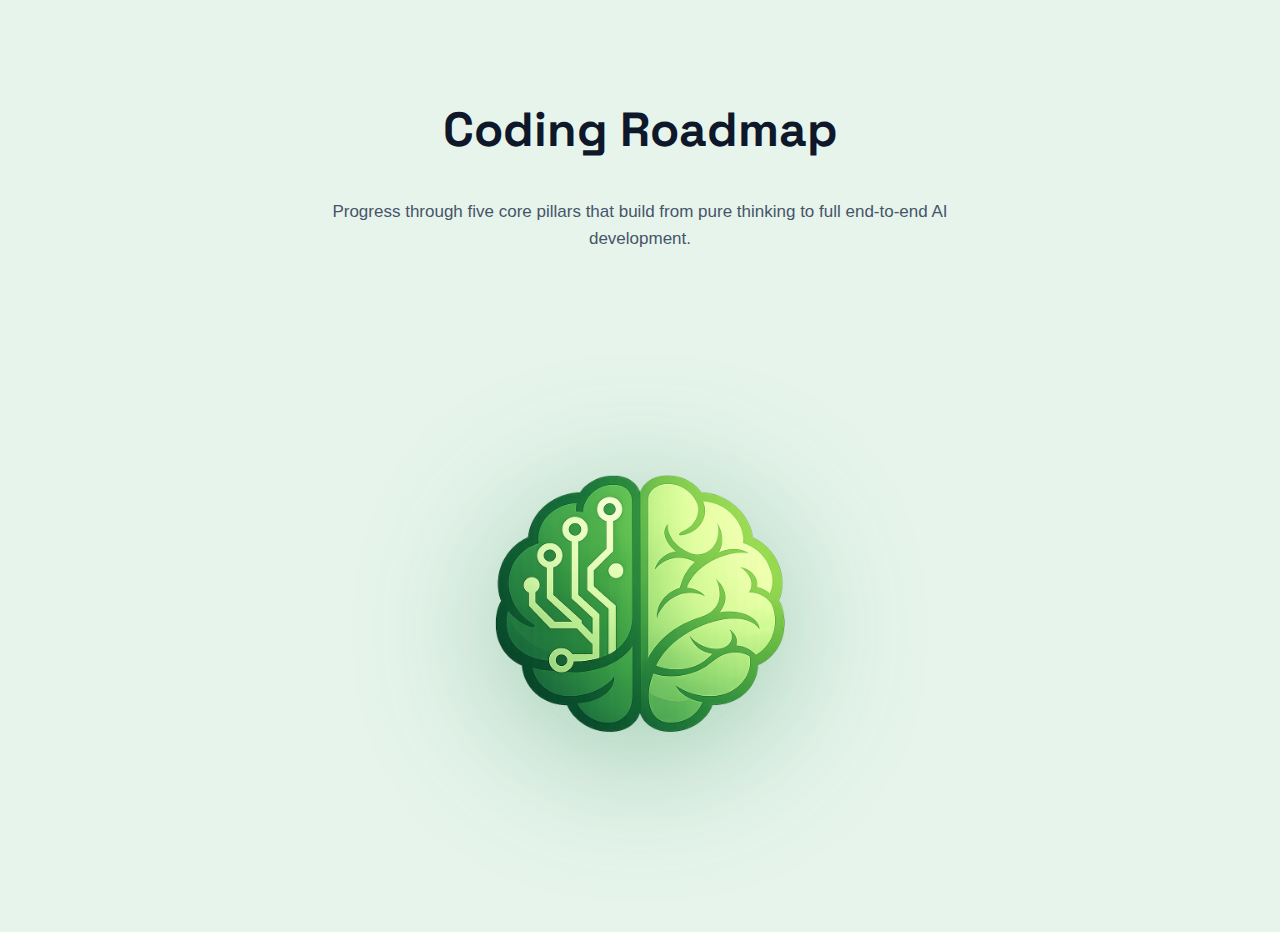
<file: coding-map.html>
<!DOCTYPE html>
<html lang="en">
<head>
  <meta charset="UTF-8" />
  <title>NovaSTEM EDU — Coding Roadmap</title>
  <meta name="viewport" content="width=device-width, initial-scale=1" />

  <!-- Fonts -->
  <link href="https://fonts.googleapis.com/css2?family=Space+Grotesk:wght@500;600;700&display=swap" rel="stylesheet">
  <link rel="stylesheet" href="styles.css" />

  <style>
    body {
      background: #e6f4ec;
      margin: 0;
    }

    /* ===============================
       PAGE CONTAINER
    ================================ */
    .map-container {
      min-height: 100vh;
      display: flex;
      flex-direction: column;
      align-items: center;
      justify-content: center;
      text-align: center;
      padding-top: 60px; /* optical centering */
    }

    h1 {
      font-family: "Space Grotesk", sans-serif;
      font-size: 3rem;
      margin-bottom: 12px;
    }

    .subtitle {
      color: #475569;
      max-width: 640px;
      margin-bottom: 40px;
    }

    /* ===============================
       BRAIN CORE
    ================================ */
    .brain-wrapper {
      position: relative;
      width: 640px;
      height: 640px;
      display: flex;
      align-items: center;
      justify-content: center;
    }

    .brain-image {
      width: 100%;
      height: 100%;
      object-fit: contain;
      pointer-events: none;
      user-select: none;
      filter: drop-shadow(0 24px 70px rgba(21, 128, 61, 0.35));
    }

    /* ===============================
       PILLAR NODES
    ================================ */
    .pillar-node {
      position: absolute;
      width: 56px;
      height: 56px;
      border-radius: 50%;
      background: white;
      border: 3px solid #15803d;
      display: flex;
      align-items: center;
      justify-content: center;
      font-weight: 700;
      cursor: pointer;
      transition: transform 0.2s ease, box-shadow 0.2s ease;
      z-index: 10;
    }

    .pillar-node:hover {
      transform: scale(1.12);
      box-shadow: 0 14px 36px rgba(21, 128, 61, 0.4);
    }

    .pillar-label {
      position: absolute;
      top: 64px;
      width: 180px;
      left: 50%;
      transform: translateX(-50%);
      font-size: 0.9rem;
      font-weight: 600;
      color: #0f172a;
      text-align: center;
      pointer-events: none;
      line-height: 1.2;
    }
  </style>
</head>

<body>

<div class="map-container">
  <h1>Coding Roadmap</h1>
  <p class="subtitle">
    Progress through five core pillars that build from pure thinking
    to full end-to-end AI development.
  </p>

  <div class="brain-wrapper" id="brain">
    <img
      src="brain.png"
      alt="Coding Brain Roadmap"
      class="brain-image"
    />
  </div>
</div>

<script src="data/course-map.js"></script>
<script>
  const brain = document.getElementById("brain");

  /* ===============================
     ORBITAL POSITIONS (FLOATING)
     Tuned for 640px brain
  ================================ */
  const positions = [
    { top: "6%",  left: "50%" },  // 1 — top
    { top: "28%", left: "82%" },  // 2 — upper right
    { top: "72%", left: "72%" },  // 3 — lower right
    { top: "78%", left: "28%" },  // 4 — bottom left
    { top: "34%", left: "7%" }   // 5 — upper left
  ];

  COURSE_MAP.coding.pillars.forEach((pillar, index) => {
    const node = document.createElement("div");
    node.className = "pillar-node";
    node.style.top = positions[index].top;
    node.style.left = positions[index].left;
    node.innerText = index + 1;

    node.onclick = () => {
      window.location.href = `coding-pillar.html?pillar=${pillar.id}`;
    };

    const label = document.createElement("div");
    label.className = "pillar-label";
    label.innerText = pillar.title;

    node.appendChild(label);
    brain.appendChild(node);
  });
</script>

</body>
</html>
</file>
<file: styles.css>
/* ===============================
   ROOT VARIABLES
================================ */

:root {
  --green: #15803d;
  --green-dark: #0f5f2e;
  --green-soft: rgba(21, 128, 61, 0.18);

  --bg-hero: #e6f4ec;
  --bg-white: #ffffff;
  --bg-soft: #edf8f1;
  --bg-pastel: #eaf6ef;

  --grid-line: rgba(21, 128, 61, 0.08);
  --notebook-line: rgba(15, 95, 46, 0.08);

  --text: #0f172a;
  --muted: #475569;
}

/* ===============================
   RESET
================================ */

* {
  box-sizing: border-box;
}

body {
  margin: 0;
  font-family: "Inter", sans-serif;
  color: var(--text);
  background: var(--bg-hero);
  line-height: 1.6;
  font-size: 17px;
}

/* ===============================
   LAYOUT
================================ */

.container {
  max-width: 1200px;
  margin: 0 auto;
  padding: 0 24px;
}

.section {
  padding: 88px 0;
  position: relative;
}

/* alternating section colors */
.section:nth-of-type(2) {
  background-color: var(--bg-white);
}

.section:nth-of-type(3) {
  background-color: var(--bg-pastel);
}

/* ===============================
   SCIENCE GRID (VISIBLE)
================================ */

.section {
  background-image:
    linear-gradient(var(--grid-line) 1px, transparent 1px),
    linear-gradient(90deg, var(--grid-line) 1px, transparent 1px);
  background-size: 48px 48px;
  animation: gridScroll 120s linear infinite;
}

@keyframes gridScroll {
  to {
    background-position: 480px 480px;
  }
}

/* ===============================
   NOTEBOOK PAPER (SECTIONS)
================================ */

.section:nth-of-type(2),
.section:nth-of-type(4) {
  background-image:
    repeating-linear-gradient(
      to bottom,
      transparent,
      transparent 30px,
      var(--notebook-line) 32px
    ),
    linear-gradient(var(--grid-line) 1px, transparent 1px),
    linear-gradient(90deg, var(--grid-line) 1px, transparent 1px);
}

/* ===============================
   HERO
================================ */

.hero {
  background-color: var(--bg-hero);
  background-image:
    radial-gradient(circle at 10% 20%, rgba(21,128,61,.15) 2px, transparent 2px),
    radial-gradient(circle at 85% 30%, rgba(21,128,61,.12) 2px, transparent 2px);
  background-size: 160px 160px;
}

.hero-inner {
  text-align: center;
}

.hero-brand {
  display: flex;
  justify-content: center;
  align-items: center;
  gap: 22px;
  margin-bottom: 22px;
}

.hero-logo {
  height: 140px;
}

.hero h1 {
  font-family: "Space Grotesk", sans-serif;
  font-size: 5.2rem;
  margin: 0;
}

.hero-tagline {
  font-size: 1.6rem;
  max-width: 880px;
  margin: 22px auto;
}

.hero-credibility {
  font-size: 1.05rem;
  color: var(--muted);
  margin-bottom: 36px;
}

.hero-buttons {
  display: flex;
  justify-content: center;
  gap: 18px;
  margin-bottom: 56px;
}

/* ===============================
   BUTTONS
================================ */

.btn {
  background: var(--green);
  color: white;
  padding: 14px 30px;
  border-radius: 999px;
  text-decoration: none;
  font-weight: 600;
}

.btn:hover {
  opacity: 0.92;
}

/* ===============================
   HERO IMAGES
================================ */

.hero-images {
  display: grid;
  grid-template-columns: repeat(2, 1fr);
  gap: 26px;
  max-width: 960px;
  margin: 0 auto;
}

.hero-images img {
  width: 100%;
  height: 260px;
  object-fit: cover;
  border-radius: 22px;
}

/* ===============================
   IMPACT
================================ */

.impact-simple {
  display: grid;
  grid-template-columns: repeat(3, 1fr);
  gap: 36px;
  max-width: 1100px;
  margin: 48px auto 0;
}

.impact-card {
  background: white;
  padding: 46px 40px;
  border-radius: 28px;
  text-align: center;
}

.impact-card h3 {
  font-family: "Space Grotesk", sans-serif;
  font-size: 2.2rem;
  margin-bottom: 14px;
}

.impact-card p {
  font-size: 1.15rem;
  color: var(--muted);
}

/* ===============================
   HOW IT WORKS
================================ */

.steps {
  display: grid;
  grid-template-columns: repeat(2, 1fr);
  gap: 34px;
}

.step {
  background: white;
  padding: 36px;
  border-radius: 22px;
}

/* ===============================
   WHAT WE TEACH
================================ */

.teach-grid {
  display: grid;
  grid-template-columns: repeat(3, 1fr);
  gap: 32px;
}

.teach-card {
  background: white;
  border-radius: 22px;
  overflow: hidden;
}

.teach-card img {
  width: 100%;
  height: 300px;
  object-fit: contain;
  background: var(--bg-soft);
}

.teach-card-content {
  padding: 22px;
}

.teach-card h4 {
  font-size: 1.35rem;
}

/* ===============================
   CLASSROOM
================================ */

.classroom-grid {
  display: grid;
  grid-template-columns: repeat(3, 1fr);
  gap: 28px;
}

.classroom-grid img,
.classroom-grid video {
  width: 100%;
  height: 260px;
  object-fit: cover;
  border-radius: 22px;
}

/* ===============================
   FOUNDER
================================ */

.founder-content {
  display: grid;
  grid-template-columns: 1fr 1fr;
  gap: 48px;
  align-items: center;
}
/* ===============================
   FOUNDER — FIXED
================================ */

.founder-content {
  display: grid;
  grid-template-columns: 260px 1fr;
  gap: 48px;
  align-items: center;
}

.founder-content img {
  display: block;
  width: 100%;
  max-width: 260px;
  height: auto;
  border-radius: 22px;
  object-fit: cover;
}

.founder-content p {
  max-width: 620px;

}

/* ===============================
   MOBILE FIXES (REAL)
================================ */

@media (max-width: 768px) {

  .hero-brand {
    flex-direction: column;
    gap: 12px;
  }

  .hero-logo {
    height: 120px;
  }

  .hero h1 {
    font-size: 3.2rem;
  }

  .hero-tagline {
    font-size: 1.3rem;
  }

  .hero-images {
    grid-template-columns: 1fr;
  }

  .hero-images img {
    height: 220px;
  }
   
@media (max-width: 768px) {

  .founder-content {
    display: flex;
    flex-direction: column;
    align-items: center;
    text-align: center;
  }

  .founder-content img {
    max-width: 160px;
    margin-bottom: 24px;
  }

}

  .impact-simple,
  .steps,
  .teach-grid,
  .classroom-grid,
  .founder-content {
    grid-template-columns: 1fr;
  }

  .impact-card,
  .step,
  .teach-card {
    padding: 32px;
  }
}

/* ===============================
   ACCESSIBILITY
================================ */

@media (prefers-reduced-motion: reduce) {
  .section {
    animation: none;
  }
}
</file>
